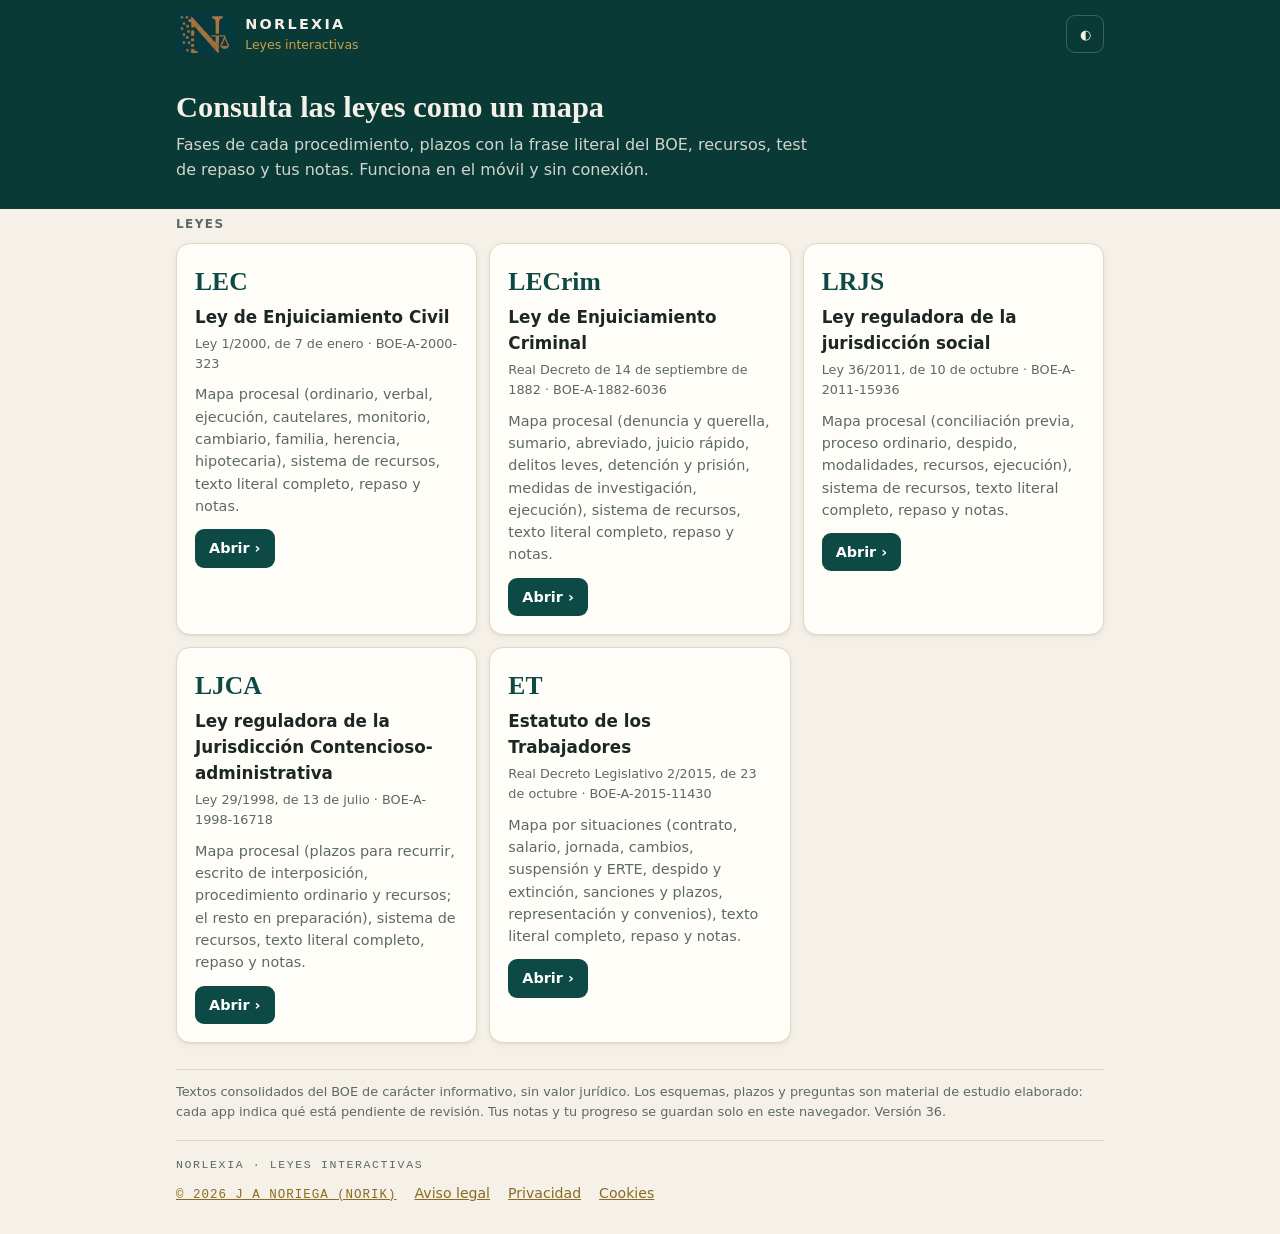
<file: index.html>
<!doctype html>
<html lang="es">
<head>
<meta charset="utf-8">
<meta name="viewport" content="width=device-width, initial-scale=1">
<title>Leyes interactivas · NOrlexia</title>
<meta name="description" content="Apps interactivas para estudiar y repasar leyes procesales y laborales.">
<style>
:root{--verde:#0d4a45;--verde-osc:#0a3a36;--oro:#c9a04a;--crema:#f5f0e8;
  --fondo:#f5f0e8;--superficie:#fffdf8;--texto:#1c2725;--suave:#5d6966;--borde:#e1d8c6;--acento:#0d4a45;
  --sombra:0 1px 2px rgba(0,0,0,.05),0 2px 8px rgba(0,0,0,.05)}
@media (prefers-color-scheme: dark){:root:not([data-theme="light"]){--fondo:#0b1c1a;--superficie:#112926;--texto:#ebe5d8;--suave:#a5b2ae;--borde:#244440;--acento:#c9a04a;--sombra:none}}
:root[data-theme="dark"]{--fondo:#0b1c1a;--superficie:#112926;--texto:#ebe5d8;--suave:#a5b2ae;--borde:#244440;--acento:#c9a04a;--sombra:none}
*{box-sizing:border-box}
body{margin:0;background:var(--fondo);color:var(--texto);font:16px/1.55 system-ui,-apple-system,"Segoe UI",Roboto,sans-serif}
header{background:var(--verde-osc);color:var(--crema)}
.in{max-width:960px;margin:0 auto;padding:0 16px}
.cab{display:flex;align-items:center;gap:12px;padding:12px 0}
.cab img{height:44px;border-radius:8px}
.cab b{display:block;letter-spacing:.16em;font-size:.9rem}
.cab span{display:block;color:var(--oro);font-size:.78rem}
.cab button{margin-left:auto;background:transparent;border:1px solid rgba(255,255,255,.2);color:var(--crema);border-radius:9px;height:38px;min-width:38px;cursor:pointer}
.hero{padding:22px 0 26px}
.hero h1{font-family:Georgia,serif;font-size:1.9rem;line-height:1.15;margin:0 0 8px}
.hero p{margin:0;color:rgba(245,240,232,.85);max-width:640px}
main{padding:20px 0 50px}
.t{font-size:.75rem;letter-spacing:.12em;text-transform:uppercase;color:var(--suave);font-weight:700;margin:6px 0 10px}
.grid{display:grid;grid-template-columns:repeat(auto-fill,minmax(260px,1fr));gap:12px}
.ley{display:block;background:var(--superficie);border:1px solid var(--borde);border-radius:14px;padding:18px;text-decoration:none;color:var(--texto);box-shadow:var(--sombra)}
a.ley:hover{border-color:var(--acento)}
.ley .ab{font-family:Georgia,serif;font-size:1.6rem;font-weight:700;color:var(--acento)}
.ley h2{font-size:1.05rem;margin:2px 0 4px}
.ley .ref{font-size:.8rem;color:var(--suave)}
.ley p{font-size:.9rem;margin:10px 0 12px;color:var(--suave)}
.ley .ir{display:inline-block;background:var(--acento);color:#fff;border-radius:9px;padding:8px 14px;font-weight:700;font-size:.9rem}
:root[data-theme="dark"] .ley .ir{color:#0b1c1a}
@media (prefers-color-scheme: dark){:root:not([data-theme="light"]) .ley .ir{color:#0b1c1a}}
.ley.prox{opacity:.6}
.ley.prox .ir{background:transparent;color:var(--suave);border:1px dashed var(--borde)}
.aviso{font-size:.8rem;color:var(--suave);margin-top:26px;border-top:1px solid var(--borde);padding-top:12px}
/* pie legal y ventana © (igual que norlexia.es) */
:root{--pie-oro:#8a6a1f}
@media (prefers-color-scheme: dark){:root:not([data-theme="light"]){--pie-oro:#c9a04a}}
:root[data-theme="dark"]{--pie-oro:#c9a04a}
.pie-legal{border-top:1px solid var(--borde);margin-top:18px;padding-top:16px}
.pie-marca{font:500 .72rem/1.4 ui-monospace,SFMono-Regular,Menlo,Consolas,monospace;letter-spacing:.14em;text-transform:uppercase;color:var(--suave);margin:0 0 10px}
.pie-links{display:flex;flex-wrap:wrap;gap:6px 18px;align-items:baseline;margin:0;font-size:.88rem}
.pie-links a{color:var(--pie-oro)}
.pie-copy{background:none;border:0;padding:0;cursor:pointer;color:var(--pie-oro);text-decoration:underline;font:500 .78rem/1.4 ui-monospace,SFMono-Regular,Menlo,Consolas,monospace;letter-spacing:.08em;text-transform:uppercase}
.ip{max-width:600px;width:calc(100% - 32px);border:1px solid rgba(255,255,255,.12);border-radius:10px;padding:22px 24px 10px;background:#062e2b;color:#e3ded2;box-shadow:0 20px 50px rgba(0,0,0,.45);font-size:16px}
.ip::backdrop{background:rgba(5,20,18,.55)}
.ip-cab{display:flex;justify-content:space-between;align-items:flex-start;gap:14px}
.ip h2{font-family:Georgia,serif;font-size:1.25rem;font-weight:500;line-height:1.3;margin:0 0 14px;color:#f5f0e8}
.ip-cerrar{flex:none;background:transparent;border:1px solid rgba(255,255,255,.25);color:#e3ded2;border-radius:6px;padding:7px 12px;cursor:pointer;font:500 .72rem ui-monospace,SFMono-Regular,Menlo,Consolas,monospace;letter-spacing:.12em;text-transform:uppercase}
.ip p{margin:0 0 12px;font-size:.95rem;line-height:1.6}
.ip strong{color:#f5f0e8}
</style>
</head>
<body>
<header><div class="in">
  <div class="cab"><img src="[data-uri]" alt="NOrlexia"><div><b>NORLEXIA</b><span>Leyes interactivas</span></div>
    <button id="tema" aria-label="Cambiar modo claro u oscuro" title="Modo claro/oscuro">◐</button></div>
  <div class="hero"><h1>Consulta las leyes como un mapa</h1>
    <p>Fases de cada procedimiento, plazos con la frase literal del BOE, recursos, test de repaso y tus notas. Funciona en el móvil y sin conexión.</p></div>
</div></header>
<main class="in">
  <div class="t">Leyes</div>
  <div class="grid"><a class="ley" href="lec/index.html?v=36"><div class="ab">LEC</div><h2>Ley de Enjuiciamiento Civil</h2><div class="ref">Ley 1/2000, de 7 de enero · BOE-A-2000-323</div><p>Mapa procesal (ordinario, verbal, ejecución, cautelares, monitorio, cambiario, familia, herencia, hipotecaria), sistema de recursos, texto literal completo, repaso y notas.</p><span class="ir">Abrir ›</span></a><a class="ley" href="lecrim/index.html?v=36"><div class="ab">LECrim</div><h2>Ley de Enjuiciamiento Criminal</h2><div class="ref">Real Decreto de 14 de septiembre de 1882 · BOE-A-1882-6036</div><p>Mapa procesal (denuncia y querella, sumario, abreviado, juicio rápido, delitos leves, detención y prisión, medidas de investigación, ejecución), sistema de recursos, texto literal completo, repaso y notas.</p><span class="ir">Abrir ›</span></a><a class="ley" href="lrjs/index.html?v=36"><div class="ab">LRJS</div><h2>Ley reguladora de la jurisdicción social</h2><div class="ref">Ley 36/2011, de 10 de octubre · BOE-A-2011-15936</div><p>Mapa procesal (conciliación previa, proceso ordinario, despido, modalidades, recursos, ejecución), sistema de recursos, texto literal completo, repaso y notas.</p><span class="ir">Abrir ›</span></a><a class="ley" href="ljca/index.html?v=36"><div class="ab">LJCA</div><h2>Ley reguladora de la Jurisdicción Contencioso-administrativa</h2><div class="ref">Ley 29/1998, de 13 de julio · BOE-A-1998-16718</div><p>Mapa procesal (plazos para recurrir, escrito de interposición, procedimiento ordinario y recursos; el resto en preparación), sistema de recursos, texto literal completo, repaso y notas.</p><span class="ir">Abrir ›</span></a><a class="ley" href="et/index.html?v=36"><div class="ab">ET</div><h2>Estatuto de los Trabajadores</h2><div class="ref">Real Decreto Legislativo 2/2015, de 23 de octubre · BOE-A-2015-11430</div><p>Mapa por situaciones (contrato, salario, jornada, cambios, suspensión y ERTE, despido y extinción, sanciones y plazos, representación y convenios), texto literal completo, repaso y notas.</p><span class="ir">Abrir ›</span></a></div>
  <p class="aviso">Textos consolidados del BOE de carácter informativo, sin valor jurídico. Los esquemas, plazos y preguntas son material de estudio elaborado: cada app indica qué está pendiente de revisión. Tus notas y tu progreso se guardan solo en este navegador. Versión 36.</p>
</main>
<footer class="in" style="padding-bottom:30px"><div class="pie-legal">
  <p class="pie-marca">NORLEXIA · Leyes interactivas</p>
  <nav class="pie-links" aria-label="Información legal">
    <button type="button" class="pie-copy" id="ipAbrir" aria-haspopup="dialog">© 2026 J A Noriega (Norik)</button>
    <a href="aviso-legal.html">Aviso legal</a>
    <a href="politica-privacidad.html">Privacidad</a>
    <a href="cookies.html">Cookies</a>
  </nav>
</div></footer>
<dialog class="ip" id="ip" aria-labelledby="ipTit">
  <div class="ip-cab"><h2 id="ipTit">Propiedad intelectual y condiciones de uso</h2>
    <button type="button" class="ip-cerrar" id="ipCerrar">Cerrar</button></div>
  <p><strong>© 2026 J A Noriega (Norik). Desarrollador de NORLEXia.</strong></p>
  <p>Se autoriza consultar esta web y compartir su dirección libremente.</p>
  <p>No se autoriza copiar ni modificar el código, la estructura, el diseño ni el desarrollo original, ni
    explotarlos comercialmente, sin autorización previa y expresa de su desarrollador.</p>
  <p>Las normas, los datos públicos y los enlaces a fuentes oficiales conservan su propio régimen jurídico y no se
    reivindican como contenido exclusivo.</p>
</dialog>
<script>
(function(){
  var d=document.getElementById("ip");
  document.getElementById("ipAbrir").onclick=function(){ if(d.showModal) d.showModal(); else d.setAttribute("open",""); };
  var cerrar=function(){ if(d.close) d.close(); else d.removeAttribute("open"); };
  document.getElementById("ipCerrar").onclick=cerrar;
  d.addEventListener("click",function(e){ if(e.target===d) cerrar(); });  // pulsar fuera de la ventana
})();
(function(){
  var g=function(k){try{return localStorage.getItem(k)}catch(e){return null}}, s=function(k,v){try{localStorage.setItem(k,v)}catch(e){}};
  var t=g("lec:tema"); if(t) document.documentElement.setAttribute("data-theme",t);
  document.getElementById("tema").onclick=function(){
    var a=document.documentElement.getAttribute("data-theme")||(matchMedia("(prefers-color-scheme: dark)").matches?"dark":"light");
    var n=a==="dark"?"light":"dark"; document.documentElement.setAttribute("data-theme",n); s("lec:tema",n);
  };
})();
</script>
</body>
</html>
</file>
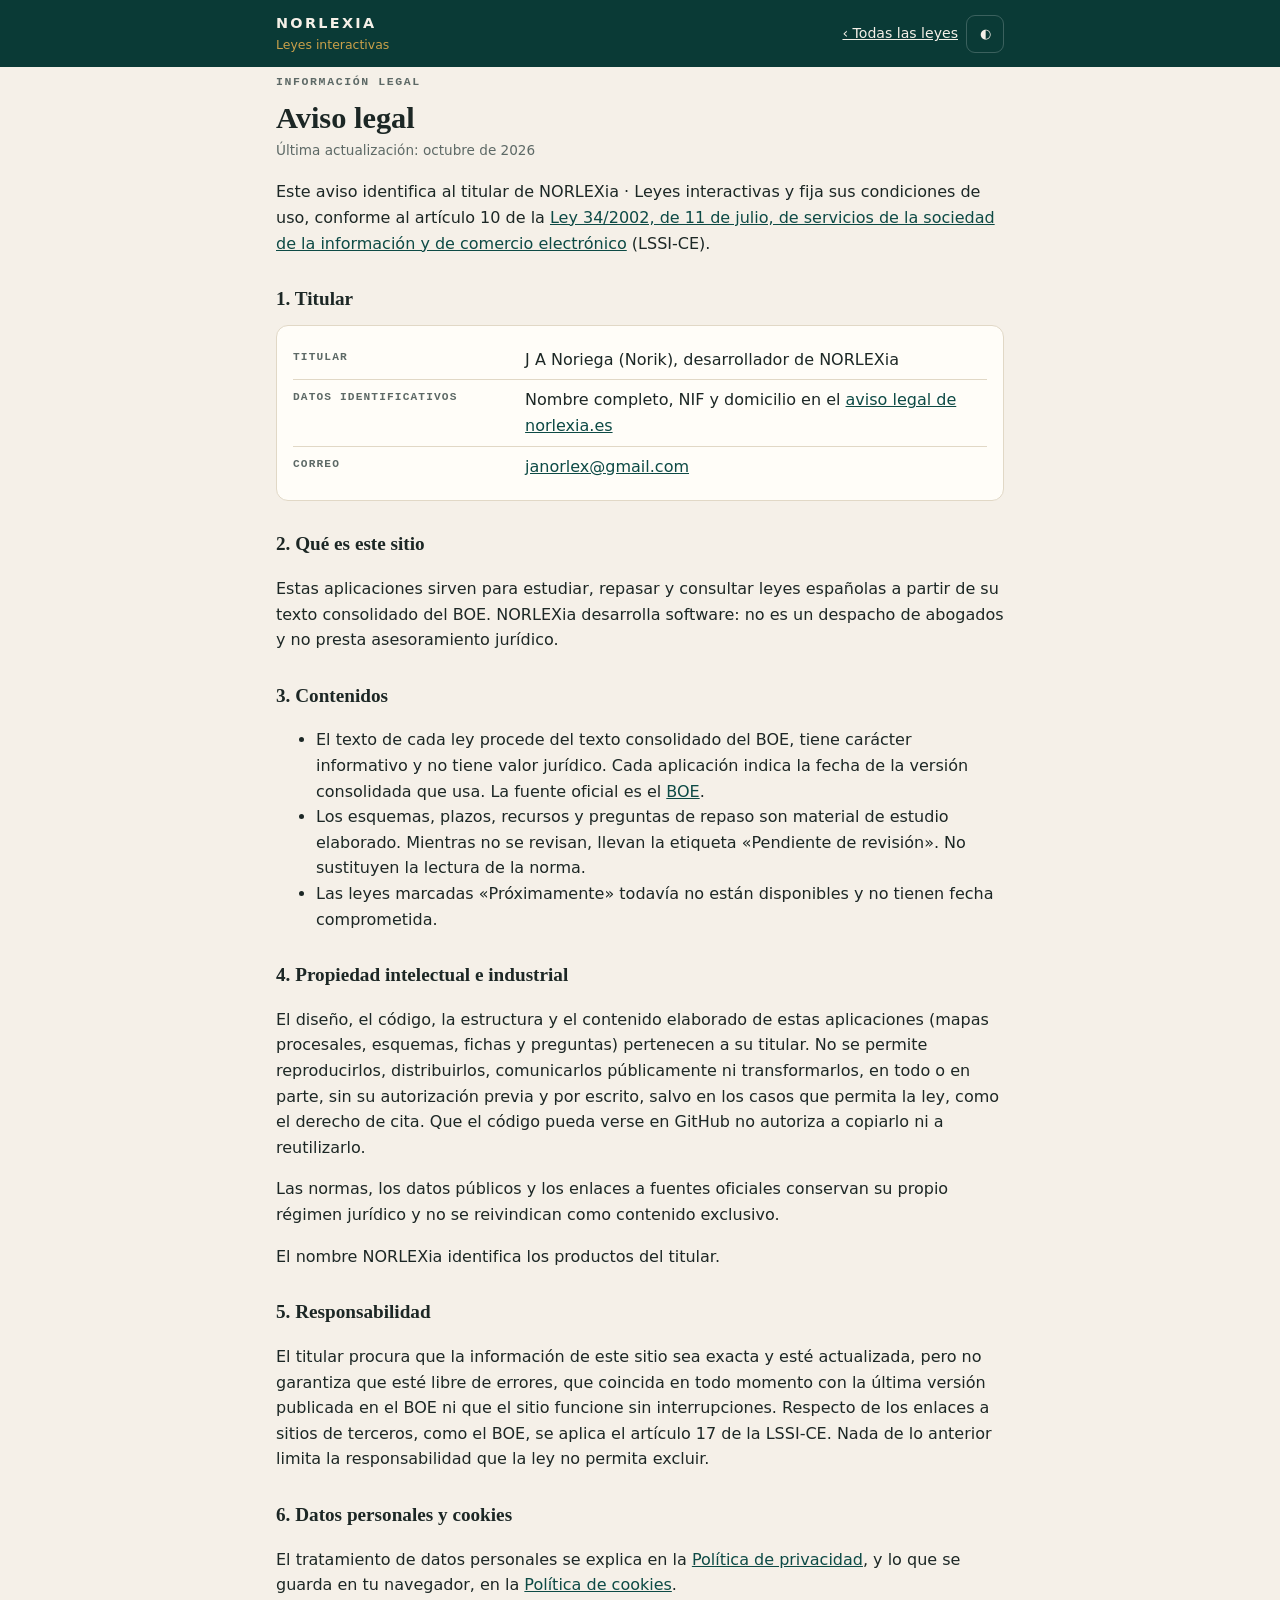
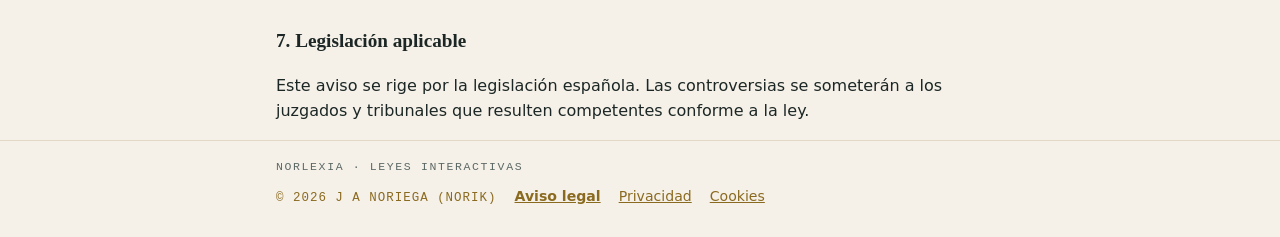
<file: aviso-legal.html>
<!doctype html>
<html lang="es">
<head>
<meta charset="utf-8">
<meta name="viewport" content="width=device-width, initial-scale=1">
<title>Aviso legal · NOrlexia</title>
<link rel="stylesheet" href="assets/legal.css">
<script>try{var t=localStorage.getItem("lec:tema");if(t)document.documentElement.setAttribute("data-theme",t)}catch(e){}</script>
</head>
<body>
<header><div class="in cab">
  <a class="marca" href="index.html"><b>NORLEXIA</b><span>Leyes interactivas</span></a>
  <div class="acc"><a href="index.html">‹ Todas las leyes</a>
    <button id="tema" type="button" aria-label="Cambiar modo claro u oscuro" title="Modo claro/oscuro">◐</button></div>
</div></header>

<main class="in">
  <span class="etq">Información legal</span>
  <h1>Aviso legal</h1>
  <p class="fecha">Última actualización: octubre de 2026</p>

  <p>Este aviso identifica al titular de NORLEXia · Leyes interactivas y fija sus condiciones de uso, conforme al
    artículo 10 de la <a href="https://www.boe.es/buscar/act.php?id=BOE-A-2002-13758" target="_blank" rel="noopener">Ley 34/2002, de 11 de julio, de servicios de la sociedad de la información y de comercio electrónico</a>
    (LSSI-CE).</p>

  <h2>1. Titular</h2>
  <div class="ficha"><dl>
    <div><dt>Titular</dt><dd>J A Noriega (Norik), desarrollador de NORLEXia</dd></div>
    <div><dt>Datos identificativos</dt><dd>Nombre completo, NIF y domicilio en el
      <a href="https://norlexia.es/aviso-legal.html" target="_blank" rel="noopener">aviso legal de norlexia.es</a></dd></div>
    <div><dt>Correo</dt><dd><a href="mailto:janorlex@gmail.com">janorlex@gmail.com</a></dd></div>
  </dl></div>

  <h2>2. Qué es este sitio</h2>
  <p>Estas aplicaciones sirven para estudiar, repasar y consultar leyes españolas a partir de su texto consolidado
    del BOE. NORLEXia desarrolla software: no es un despacho de abogados y no presta asesoramiento jurídico.</p>

  <h2>3. Contenidos</h2>
  <ul>
    <li>El texto de cada ley procede del texto consolidado del BOE, tiene carácter informativo y no tiene valor
      jurídico. Cada aplicación indica la fecha de la versión consolidada que usa. La fuente oficial es el
      <a href="https://www.boe.es" target="_blank" rel="noopener">BOE</a>.</li>
    <li>Los esquemas, plazos, recursos y preguntas de repaso son material de estudio elaborado. Mientras no se
      revisan, llevan la etiqueta «Pendiente de revisión». No sustituyen la lectura de la norma.</li>
    <li>Las leyes marcadas «Próximamente» todavía no están disponibles y no tienen fecha comprometida.</li>
  </ul>

  <h2>4. Propiedad intelectual e industrial</h2>
  <p>El diseño, el código, la estructura y el contenido elaborado de estas aplicaciones (mapas procesales, esquemas,
    fichas y preguntas) pertenecen a su titular. No se permite reproducirlos, distribuirlos, comunicarlos
    públicamente ni transformarlos, en todo o en parte, sin su autorización previa y por escrito, salvo en los casos
    que permita la ley, como el derecho de cita. Que el código pueda verse en GitHub no autoriza a copiarlo ni a
    reutilizarlo.</p>
  <p>Las normas, los datos públicos y los enlaces a fuentes oficiales conservan su propio régimen jurídico y no se
    reivindican como contenido exclusivo.</p>
  <p>El nombre NORLEXia identifica los productos del titular.</p>

  <h2>5. Responsabilidad</h2>
  <p>El titular procura que la información de este sitio sea exacta y esté actualizada, pero no garantiza que esté
    libre de errores, que coincida en todo momento con la última versión publicada en el BOE ni que el sitio funcione
    sin interrupciones. Respecto de los enlaces a sitios de terceros, como el BOE, se aplica el artículo 17 de la
    LSSI-CE. Nada de lo anterior limita la responsabilidad que la ley no permita excluir.</p>

  <h2>6. Datos personales y cookies</h2>
  <p>El tratamiento de datos personales se explica en la <a href="politica-privacidad.html">Política de
    privacidad</a>, y lo que se guarda en tu navegador, en la <a href="cookies.html">Política de cookies</a>.</p>

  <h2>7. Legislación aplicable</h2>
  <p>Este aviso se rige por la legislación española. Las controversias se someterán a los juzgados y tribunales que
    resulten competentes conforme a la ley.</p>
</main>

<footer><div class="in">
  <p class="pie-marca">NORLEXIA · Leyes interactivas</p>
  <nav class="pie-links" aria-label="Información legal">
    <span>© 2026 J A Noriega (Norik)</span>
    <a href="aviso-legal.html" aria-current="page">Aviso legal</a>
    <a href="politica-privacidad.html">Privacidad</a>
    <a href="cookies.html">Cookies</a>
  </nav>
</div></footer>
<script>
document.getElementById("tema").onclick=function(){
  var r=document.documentElement, a=r.getAttribute("data-theme")||(matchMedia("(prefers-color-scheme: dark)").matches?"dark":"light");
  var n=a==="dark"?"light":"dark"; r.setAttribute("data-theme",n); try{localStorage.setItem("lec:tema",n)}catch(e){}
};
</script>
</body>
</html>
</file>
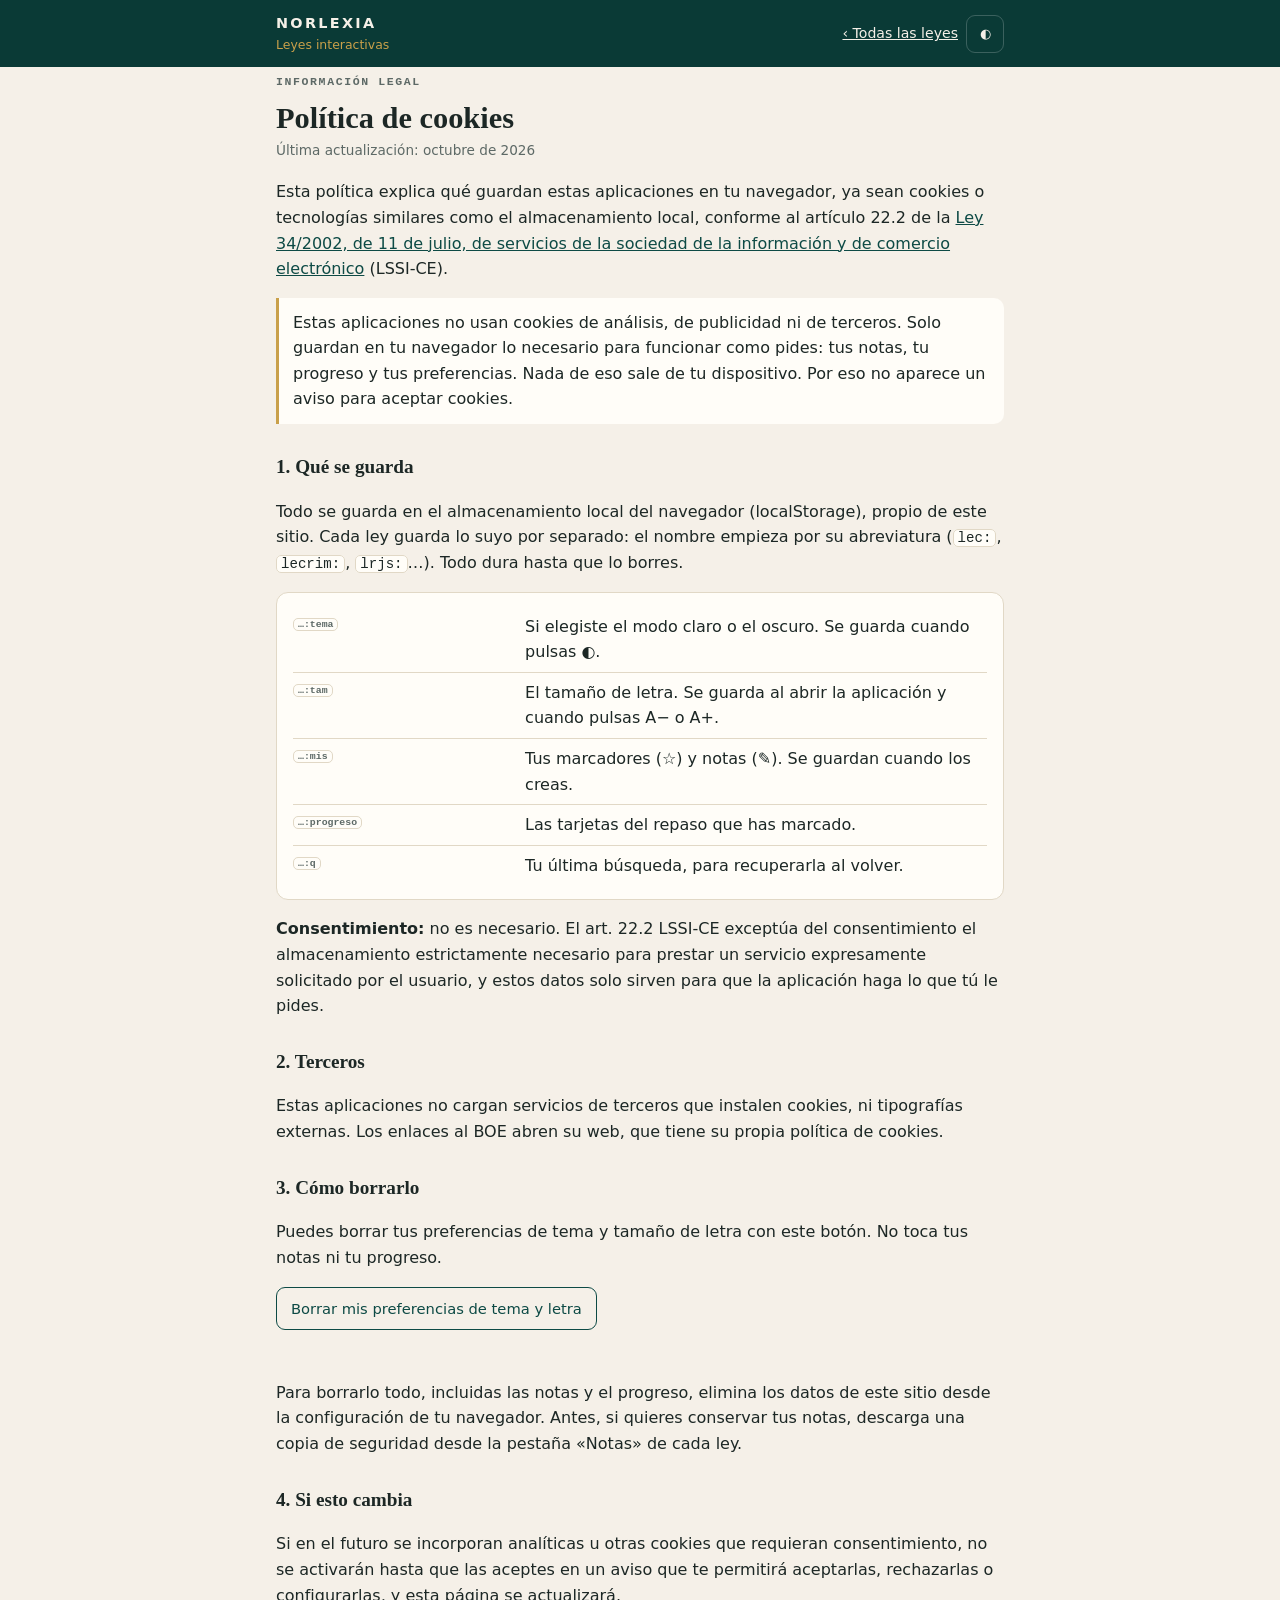
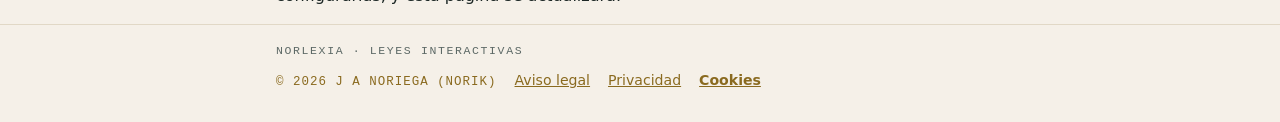
<file: cookies.html>
<!doctype html>
<html lang="es">
<head>
<meta charset="utf-8">
<meta name="viewport" content="width=device-width, initial-scale=1">
<title>Política de cookies · NOrlexia</title>
<link rel="stylesheet" href="assets/legal.css">
<script>try{var t=localStorage.getItem("lec:tema");if(t)document.documentElement.setAttribute("data-theme",t)}catch(e){}</script>
</head>
<body>
<header><div class="in cab">
  <a class="marca" href="index.html"><b>NORLEXIA</b><span>Leyes interactivas</span></a>
  <div class="acc"><a href="index.html">‹ Todas las leyes</a>
    <button id="tema" type="button" aria-label="Cambiar modo claro u oscuro" title="Modo claro/oscuro">◐</button></div>
</div></header>

<main class="in">
  <span class="etq">Información legal</span>
  <h1>Política de cookies</h1>
  <p class="fecha">Última actualización: octubre de 2026</p>

  <p>Esta política explica qué guardan estas aplicaciones en tu navegador, ya sean cookies o tecnologías similares
    como el almacenamiento local, conforme al artículo 22.2 de la
    <a href="https://www.boe.es/buscar/act.php?id=BOE-A-2002-13758" target="_blank" rel="noopener">Ley 34/2002, de 11 de julio, de servicios de la sociedad de la información y de comercio electrónico</a> (LSSI-CE).</p>
  <p class="resumen">Estas aplicaciones no usan cookies de análisis, de publicidad ni de terceros. Solo guardan en
    tu navegador lo necesario para funcionar como pides: tus notas, tu progreso y tus preferencias. Nada de eso sale
    de tu dispositivo. Por eso no aparece un aviso para aceptar cookies.</p>

  <h2>1. Qué se guarda</h2>
  <p>Todo se guarda en el almacenamiento local del navegador (localStorage), propio de este sitio. Cada ley guarda lo
    suyo por separado: el nombre empieza por su abreviatura (<code>lec:</code>, <code>lecrim:</code>, <code>lrjs:</code>…). Todo dura hasta
    que lo borres.</p>
  <div class="ficha"><dl>
    <div><dt><code>…:tema</code></dt><dd>Si elegiste el modo claro o el oscuro. Se guarda cuando pulsas ◐.</dd></div>
    <div><dt><code>…:tam</code></dt><dd>El tamaño de letra. Se guarda al abrir la aplicación y cuando pulsas A− o
      A+.</dd></div>
    <div><dt><code>…:mis</code></dt><dd>Tus marcadores (☆) y notas (✎). Se guardan cuando los creas.</dd></div>
    <div><dt><code>…:progreso</code></dt><dd>Las tarjetas del repaso que has marcado.</dd></div>
    <div><dt><code>…:q</code></dt><dd>Tu última búsqueda, para recuperarla al volver.</dd></div>
  </dl></div>
  <p><strong>Consentimiento:</strong> no es necesario. El art. 22.2 LSSI-CE exceptúa del consentimiento el
    almacenamiento estrictamente necesario para prestar un servicio expresamente solicitado por el usuario, y estos
    datos solo sirven para que la aplicación haga lo que tú le pides.</p>

  <h2>2. Terceros</h2>
  <p>Estas aplicaciones no cargan servicios de terceros que instalen cookies, ni tipografías externas. Los enlaces al
    BOE abren su web, que tiene su propia política de cookies.</p>

  <h2>3. Cómo borrarlo</h2>
  <p>Puedes borrar tus preferencias de tema y tamaño de letra con este botón. No toca tus notas ni tu progreso.</p>
  <button class="btn" type="button" id="borrarPref">Borrar mis preferencias de tema y letra</button>
  <p class="estado" id="estado" role="status"></p>
  <p>Para borrarlo todo, incluidas las notas y el progreso, elimina los datos de este sitio desde la configuración de
    tu navegador. Antes, si quieres conservar tus notas, descarga una copia de seguridad desde la pestaña «Notas» de
    cada ley.</p>

  <h2>4. Si esto cambia</h2>
  <p>Si en el futuro se incorporan analíticas u otras cookies que requieran consentimiento, no se activarán hasta
    que las aceptes en un aviso que te permitirá aceptarlas, rechazarlas o configurarlas, y esta página se
    actualizará.</p>
</main>

<footer><div class="in">
  <p class="pie-marca">NORLEXIA · Leyes interactivas</p>
  <nav class="pie-links" aria-label="Información legal">
    <span>© 2026 J A Noriega (Norik)</span>
    <a href="aviso-legal.html">Aviso legal</a>
    <a href="politica-privacidad.html">Privacidad</a>
    <a href="cookies.html" aria-current="page">Cookies</a>
  </nav>
</div></footer>
<script>
document.getElementById("tema").onclick=function(){
  var r=document.documentElement, a=r.getAttribute("data-theme")||(matchMedia("(prefers-color-scheme: dark)").matches?"dark":"light");
  var n=a==="dark"?"light":"dark"; r.setAttribute("data-theme",n); try{localStorage.setItem("lec:tema",n)}catch(e){}
};
document.getElementById("borrarPref").onclick=function(){
  var n=0;
  try{
    for(var i=localStorage.length-1;i>=0;i--){
      var k=localStorage.key(i);
      if(/:(tema|tam)$/.test(k)){ localStorage.removeItem(k); n++; }
    }
    document.documentElement.removeAttribute("data-theme");
    document.getElementById("estado").textContent = n ? "Preferencias borradas." : "No había preferencias guardadas.";
  }catch(e){ document.getElementById("estado").textContent = "Este navegador no permite acceder al almacenamiento local."; }
};
</script>
</body>
</html>
</file>
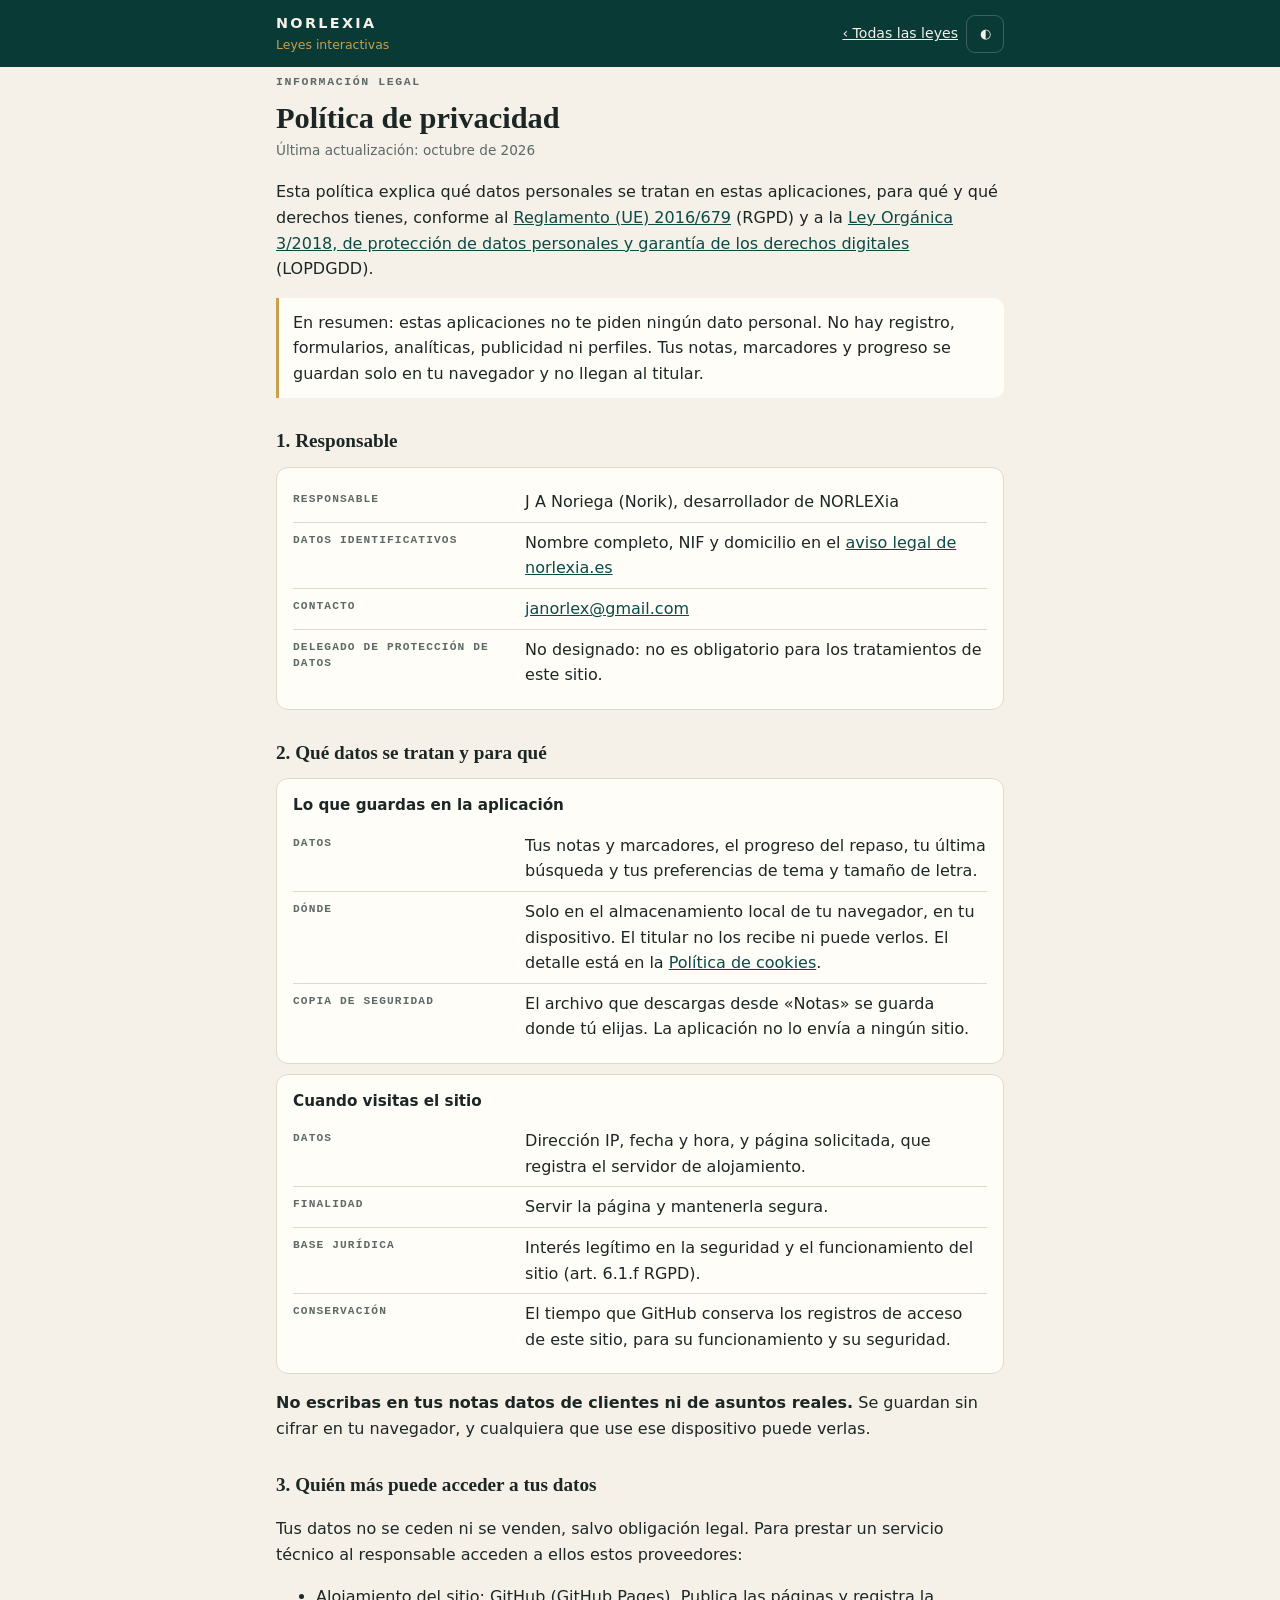
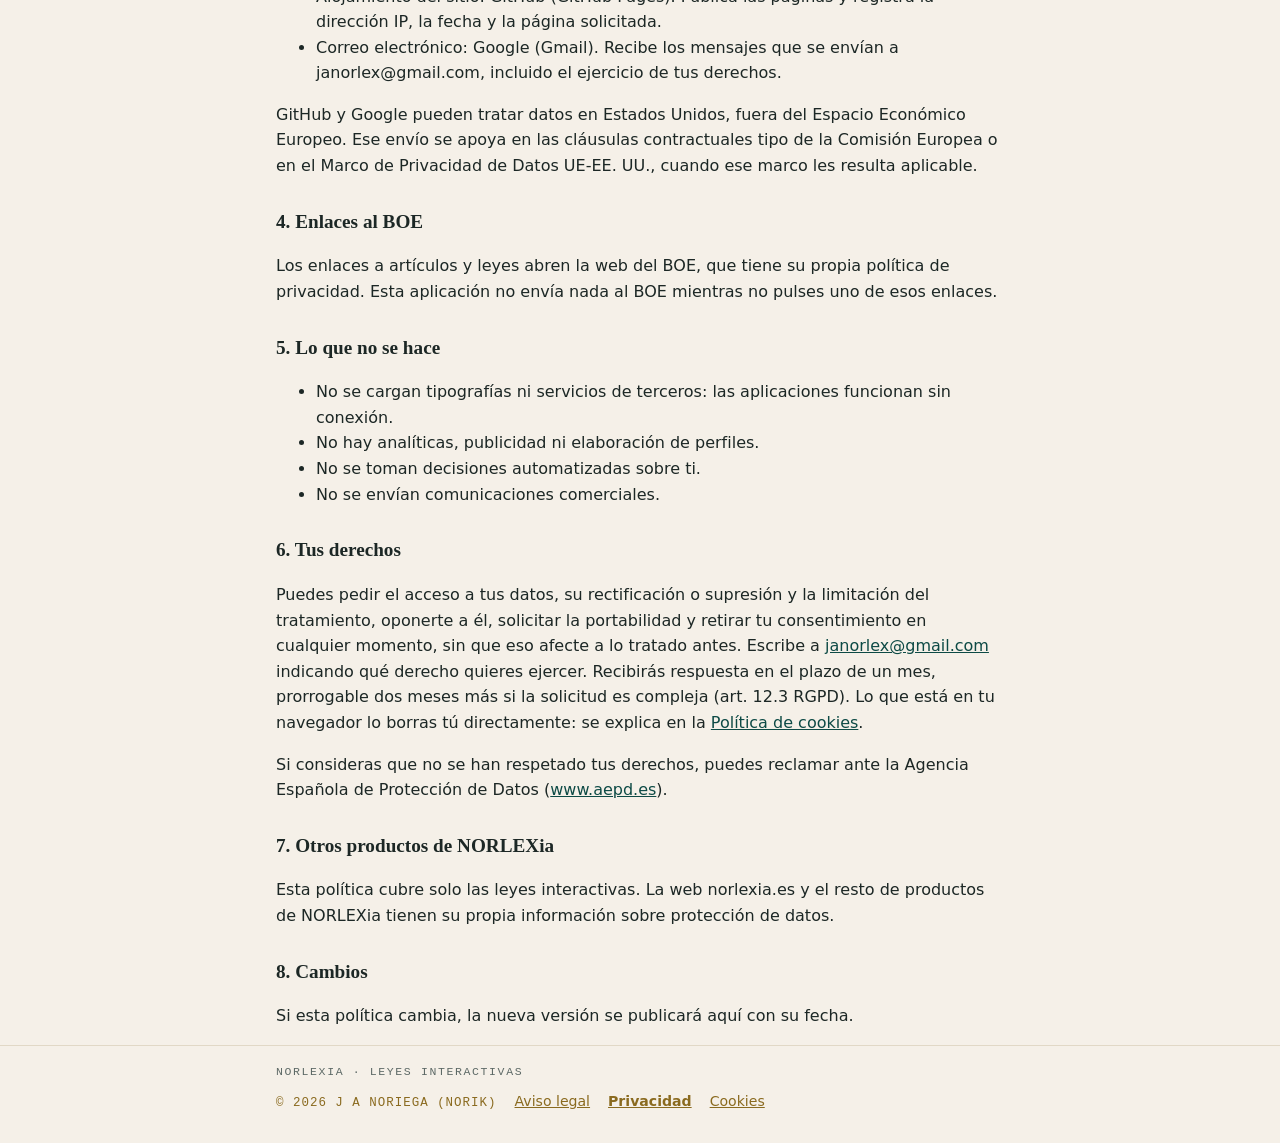
<file: politica-privacidad.html>
<!doctype html>
<html lang="es">
<head>
<meta charset="utf-8">
<meta name="viewport" content="width=device-width, initial-scale=1">
<title>Política de privacidad · NOrlexia</title>
<link rel="stylesheet" href="assets/legal.css">
<script>try{var t=localStorage.getItem("lec:tema");if(t)document.documentElement.setAttribute("data-theme",t)}catch(e){}</script>
</head>
<body>
<header><div class="in cab">
  <a class="marca" href="index.html"><b>NORLEXIA</b><span>Leyes interactivas</span></a>
  <div class="acc"><a href="index.html">‹ Todas las leyes</a>
    <button id="tema" type="button" aria-label="Cambiar modo claro u oscuro" title="Modo claro/oscuro">◐</button></div>
</div></header>

<main class="in">
  <span class="etq">Información legal</span>
  <h1>Política de privacidad</h1>
  <p class="fecha">Última actualización: octubre de 2026</p>

  <p>Esta política explica qué datos personales se tratan en estas aplicaciones, para qué y qué derechos tienes,
    conforme al <a href="https://www.boe.es/buscar/doc.php?id=DOUE-L-2016-80807" target="_blank" rel="noopener">Reglamento (UE) 2016/679</a> (RGPD) y a la
    <a href="https://www.boe.es/buscar/act.php?id=BOE-A-2018-16673" target="_blank" rel="noopener">Ley Orgánica 3/2018, de protección de datos personales y garantía de los derechos digitales</a> (LOPDGDD).</p>
  <p class="resumen">En resumen: estas aplicaciones no te piden ningún dato personal. No hay registro, formularios,
    analíticas, publicidad ni perfiles. Tus notas, marcadores y progreso se guardan solo en tu navegador y no llegan al
    titular.</p>

  <h2>1. Responsable</h2>
  <div class="ficha"><dl>
    <div><dt>Responsable</dt><dd>J A Noriega (Norik), desarrollador de NORLEXia</dd></div>
    <div><dt>Datos identificativos</dt><dd>Nombre completo, NIF y domicilio en el
      <a href="https://norlexia.es/aviso-legal.html" target="_blank" rel="noopener">aviso legal de norlexia.es</a></dd></div>
    <div><dt>Contacto</dt><dd><a href="mailto:janorlex@gmail.com">janorlex@gmail.com</a></dd></div>
    <div><dt>Delegado de protección de datos</dt><dd>No designado: no es obligatorio para los tratamientos de este
      sitio.</dd></div>
  </dl></div>

  <h2>2. Qué datos se tratan y para qué</h2>
  <div class="ficha">
    <h3>Lo que guardas en la aplicación</h3>
    <dl>
      <div><dt>Datos</dt><dd>Tus notas y marcadores, el progreso del repaso, tu última búsqueda y tus preferencias
        de tema y tamaño de letra.</dd></div>
      <div><dt>Dónde</dt><dd>Solo en el almacenamiento local de tu navegador, en tu dispositivo. El titular no los
        recibe ni puede verlos. El detalle está en la <a href="cookies.html">Política de cookies</a>.</dd></div>
      <div><dt>Copia de seguridad</dt><dd>El archivo que descargas desde «Notas» se guarda donde tú elijas. La
        aplicación no lo envía a ningún sitio.</dd></div>
    </dl>
  </div>
  <div class="ficha">
    <h3>Cuando visitas el sitio</h3>
    <dl>
      <div><dt>Datos</dt><dd>Dirección IP, fecha y hora, y página solicitada, que registra el servidor de
        alojamiento.</dd></div>
      <div><dt>Finalidad</dt><dd>Servir la página y mantenerla segura.</dd></div>
      <div><dt>Base jurídica</dt><dd>Interés legítimo en la seguridad y el funcionamiento del sitio (art. 6.1.f
        RGPD).</dd></div>
      <div><dt>Conservación</dt><dd>El tiempo que GitHub conserva los registros de acceso de este sitio, para su
        funcionamiento y su seguridad.</dd></div>
    </dl>
  </div>
  <p><strong>No escribas en tus notas datos de clientes ni de asuntos reales.</strong> Se guardan sin cifrar en
    tu navegador, y cualquiera que use ese dispositivo puede verlas.</p>

  <h2>3. Quién más puede acceder a tus datos</h2>
  <p>Tus datos no se ceden ni se venden, salvo obligación legal. Para prestar un servicio técnico al responsable
    acceden a ellos estos proveedores:</p>
  <ul>
    <li>Alojamiento del sitio: GitHub (GitHub Pages). Publica las páginas y registra la dirección IP, la fecha y la
      página solicitada.</li>
    <li>Correo electrónico: Google (Gmail). Recibe los mensajes que se envían a janorlex@gmail.com, incluido el
      ejercicio de tus derechos.</li>
  </ul>
  <p>GitHub y Google pueden tratar datos en Estados Unidos, fuera del Espacio Económico Europeo. Ese envío se apoya
    en las cláusulas contractuales tipo de la Comisión Europea o en el Marco de Privacidad de Datos UE-EE. UU., cuando
    ese marco les resulta aplicable.</p>

  <h2>4. Enlaces al BOE</h2>
  <p>Los enlaces a artículos y leyes abren la web del BOE, que tiene su propia política de privacidad. Esta
    aplicación no envía nada al BOE mientras no pulses uno de esos enlaces.</p>

  <h2>5. Lo que no se hace</h2>
  <ul>
    <li>No se cargan tipografías ni servicios de terceros: las aplicaciones funcionan sin conexión.</li>
    <li>No hay analíticas, publicidad ni elaboración de perfiles.</li>
    <li>No se toman decisiones automatizadas sobre ti.</li>
    <li>No se envían comunicaciones comerciales.</li>
  </ul>

  <h2>6. Tus derechos</h2>
  <p>Puedes pedir el acceso a tus datos, su rectificación o supresión y la limitación del tratamiento, oponerte a él,
    solicitar la portabilidad y retirar tu consentimiento en cualquier momento, sin que eso afecte a lo tratado antes.
    Escribe a <a href="mailto:janorlex@gmail.com">janorlex@gmail.com</a> indicando qué derecho quieres ejercer.
    Recibirás respuesta en el plazo de un mes, prorrogable dos meses más si la solicitud es compleja (art. 12.3 RGPD).
    Lo que está en tu navegador lo borras tú directamente: se explica en la <a href="cookies.html">Política de
    cookies</a>.</p>
  <p>Si consideras que no se han respetado tus derechos, puedes reclamar ante la Agencia Española de Protección de
    Datos (<a href="https://www.aepd.es" target="_blank" rel="noopener">www.aepd.es</a>).</p>

  <h2>7. Otros productos de NORLEXia</h2>
  <p>Esta política cubre solo las leyes interactivas. La web norlexia.es y el resto de productos de NORLEXia tienen
    su propia información sobre protección de datos.</p>

  <h2>8. Cambios</h2>
  <p>Si esta política cambia, la nueva versión se publicará aquí con su fecha.</p>
</main>

<footer><div class="in">
  <p class="pie-marca">NORLEXIA · Leyes interactivas</p>
  <nav class="pie-links" aria-label="Información legal">
    <span>© 2026 J A Noriega (Norik)</span>
    <a href="aviso-legal.html">Aviso legal</a>
    <a href="politica-privacidad.html" aria-current="page">Privacidad</a>
    <a href="cookies.html">Cookies</a>
  </nav>
</div></footer>
<script>
document.getElementById("tema").onclick=function(){
  var r=document.documentElement, a=r.getAttribute("data-theme")||(matchMedia("(prefers-color-scheme: dark)").matches?"dark":"light");
  var n=a==="dark"?"light":"dark"; r.setAttribute("data-theme",n); try{localStorage.setItem("lec:tema",n)}catch(e){}
};
</script>
</body>
</html>
</file>
<file: assets/legal.css>
/* Páginas legales (aviso legal, privacidad, cookies). Sin fuentes externas: funciona sin conexión. */
:root{--verde:#0d4a45;--verde-osc:#0a3a36;--oro:#c9a04a;--crema:#f5f0e8;
  --fondo:#f5f0e8;--superficie:#fffdf8;--texto:#1c2725;--suave:#5d6966;--borde:#e1d8c6;--enlace:#0d4a45;--pie-oro:#8a6a1f}
@media (prefers-color-scheme: dark){:root:not([data-theme="light"]){--fondo:#0b1c1a;--superficie:#112926;--texto:#ebe5d8;--suave:#a5b2ae;--borde:#244440;--enlace:#e3c278;--pie-oro:#c9a04a}}
:root[data-theme="dark"]{--fondo:#0b1c1a;--superficie:#112926;--texto:#ebe5d8;--suave:#a5b2ae;--borde:#244440;--enlace:#e3c278;--pie-oro:#c9a04a}
*{box-sizing:border-box}
body{margin:0;background:var(--fondo);color:var(--texto);font:16px/1.6 system-ui,-apple-system,"Segoe UI",Roboto,sans-serif}
a{color:var(--enlace)}
.in{max-width:760px;margin:0 auto;padding:0 16px}
header{background:var(--verde-osc);color:var(--crema)}
.cab{display:flex;align-items:center;gap:12px;padding:12px 16px}
.cab .marca{color:inherit;text-decoration:none}
.cab b{display:block;letter-spacing:.16em;font-size:.9rem}
.cab span{display:block;color:var(--oro);font-size:.78rem}
.cab .acc{margin-left:auto;display:flex;gap:8px;align-items:center}
.cab .acc a{color:var(--crema);font-size:.88rem}
.cab button{background:transparent;border:1px solid rgba(255,255,255,.2);color:var(--crema);border-radius:9px;height:38px;min-width:38px;cursor:pointer}
main{padding:24px 0 40px}
.etq{font:600 .72rem/1 ui-monospace,SFMono-Regular,Menlo,Consolas,monospace;letter-spacing:.14em;text-transform:uppercase;color:var(--suave)}
h1{font-family:Georgia,serif;font-size:1.9rem;line-height:1.15;margin:8px 0 4px}
h2{font-family:Georgia,serif;font-size:1.2rem;margin:28px 0 8px}
h3{font-size:.95rem;margin:0 0 8px}
.fecha{font-size:.85rem;color:var(--suave);margin:0 0 18px}
.resumen{background:var(--superficie);border-left:3px solid var(--oro);padding:12px 14px;border-radius:0 10px 10px 0}
.ficha{background:var(--superficie);border:1px solid var(--borde);border-radius:12px;padding:14px 16px;margin:10px 0}
.ficha dl{margin:0}
.ficha dl>div{display:grid;grid-template-columns:minmax(110px,32%) 1fr;gap:10px;padding:7px 0;border-top:1px solid var(--borde)}
.ficha dl>div:first-child{border-top:0}
.ficha dt{font:600 .7rem/1.5 ui-monospace,SFMono-Regular,Menlo,Consolas,monospace;letter-spacing:.1em;text-transform:uppercase;color:var(--suave);padding-top:2px}
.ficha dd{margin:0;overflow-wrap:anywhere}
@media (max-width:520px){.ficha dl>div{grid-template-columns:1fr;gap:2px}}
code{text-transform:none;letter-spacing:0;font-size:.88em;background:var(--superficie);border:1px solid var(--borde);border-radius:5px;padding:0 4px}
.btn{background:transparent;border:1px solid var(--enlace);color:var(--enlace);border-radius:9px;padding:9px 14px;font:inherit;font-size:.92rem;cursor:pointer}
.estado{font-size:.88rem;color:var(--suave);min-height:1.4em}
footer{border-top:1px solid var(--borde);padding:18px 0 30px}
.pie-marca{font:500 .72rem/1.4 ui-monospace,SFMono-Regular,Menlo,Consolas,monospace;letter-spacing:.14em;text-transform:uppercase;color:var(--suave);margin:0 0 10px}
.pie-links{display:flex;flex-wrap:wrap;gap:6px 18px;align-items:baseline;margin:0;font-size:.88rem}
.pie-links a,.pie-links span{color:var(--pie-oro)}
.pie-links a[aria-current]{font-weight:700}
.pie-links span{font:500 .78rem/1.4 ui-monospace,SFMono-Regular,Menlo,Consolas,monospace;letter-spacing:.08em;text-transform:uppercase}
</file>
